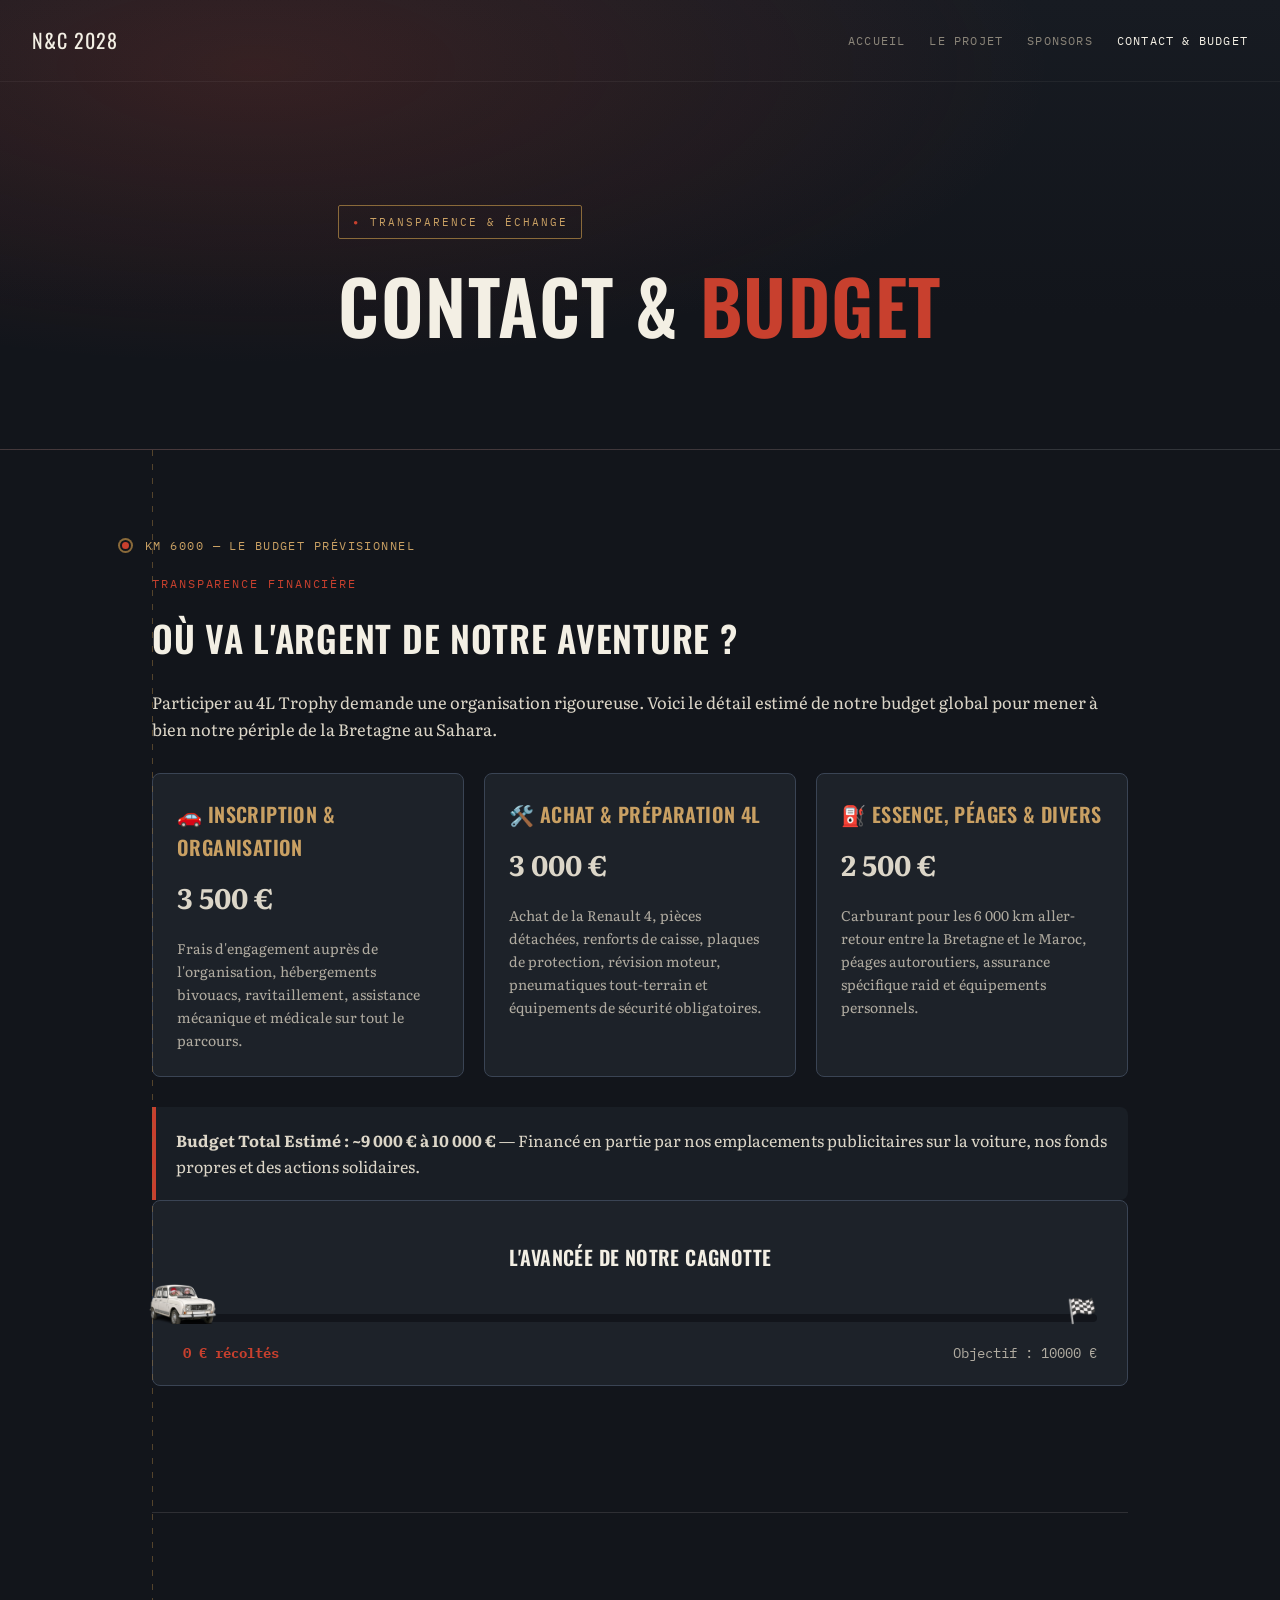
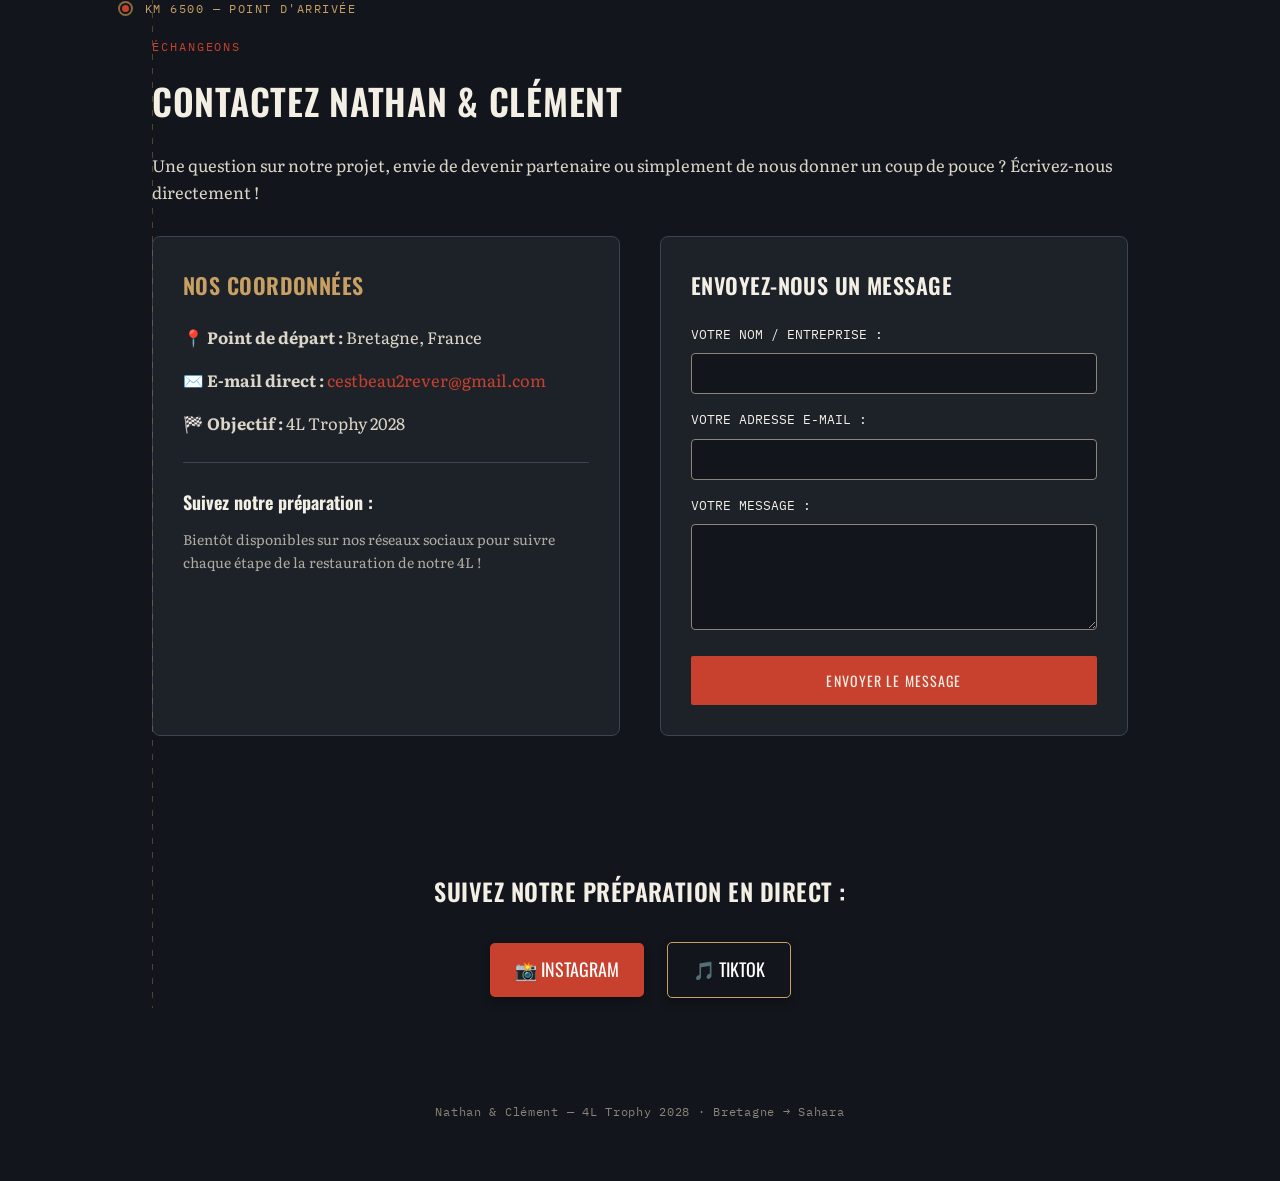
<file: contact.html>
<!DOCTYPE html>
<html lang="fr">
<head>
  <meta charset="UTF-8">
  <meta name="viewport" content="width=device-width, initial-scale=1.0">
  <title>Contact & Budget — N&C 4L Trophy 2028</title>
  <link rel="icon" type="image/png" href="logo_cb2r.png">
  <link rel="preconnect" href="https://fonts.googleapis.com">
  <link rel="preconnect" href="https://fonts.gstatic.com" crossorigin>
  <link href="https://fonts.googleapis.com/css2?family=Oswald:wght@400;500;600;700&family=Literata:ital,wght@0,400;0,500;0,600;1,400&family=IBM+Plex+Mono:wght@400;500;600&display=swap" rel="stylesheet">
  <link rel="stylesheet" href="style.css">
</head>
<body>

<nav class="navbar">
  <div class="nav-brand">N&C 2028</div>
  <div class="nav-links">
    <a href="index.html">Accueil</a>
    <a href="projet.html">Le Projet</a>
    <a href="sponsors.html">Sponsors</a>
    <a href="contact.html" class="active">Contact & Budget</a>
  </div>
</nav>

<header class="hero small">
  <div class="hero-content">
    <span class="stamp">Transparence & Échange</span>
    <h1>Contact & <span class="accent">Budget</span></h1>
  </div>
</header>

<div class="route-wrap">
  
  <!-- 1. SECTION BUDGET PRÉVISIONNEL -->
  <section id="budget">
    <div class="km"><span class="km-dot"></span><span class="km-label">Km 6000 — Le Budget Prévisionnel</span></div>
    <div class="section-inner" style="max-width:100%;">
      <p class="eyebrow">Transparence financière</p>
      <h2 class="title">Où va l'argent de notre aventure ?</h2>
      <p>Participer au 4L Trophy demande une organisation rigoureuse. Voici le détail estimé de notre budget global pour mener à bien notre périple de la Bretagne au Sahara.</p>
      


      <div style="display: grid; grid-template-columns: repeat(auto-fit, minmax(280px, 1fr)); gap: 20px; margin-top: 30px;">
        
        <!-- Carte 1 : Inscription -->
        <div style="background: #1d2229; border: 1px solid #3a4454; border-radius: 8px; padding: 24px;">
          <h3 style="font-family: 'Oswald', sans-serif; font-size: 20px; color: #c9a063; margin-bottom: 10px;">🚗 Inscription & Organisation</h3>
          <p style="font-size: 28px; font-weight: bold; margin-bottom: 10px;">3 500 €</p>
          <p style="color: #b0aba0; font-size: 14px;">Frais d'engagement auprès de l'organisation, hébergements bivouacs, ravitaillement, assistance mécanique et médicale sur tout le parcours.</p>
        </div>

        <!-- Carte 2 : Véhicule -->
        <div style="background: #1d2229; border: 1px solid #3a4454; border-radius: 8px; padding: 24px;">
          <h3 style="font-family: 'Oswald', sans-serif; font-size: 20px; color: #c9a063; margin-bottom: 10px;">🛠️ Achat & Préparation 4L</h3>
          <p style="font-size: 28px; font-weight: bold; margin-bottom: 10px;">3 000 €</p>
          <p style="color: #b0aba0; font-size: 14px;">Achat de la Renault 4, pièces détachées, renforts de caisse, plaques de protection, révision moteur, pneumatiques tout-terrain et équipements de sécurité obligatoires.</p>
        </div>

        <!-- Carte 3 : Frais de route -->
        <div style="background: #1d2229; border: 1px solid #3a4454; border-radius: 8px; padding: 24px;">
          <h3 style="font-family: 'Oswald', sans-serif; font-size: 20px; color: #c9a063; margin-bottom: 10px;">⛽ Essence, Péages & Divers</h3>
          <p style="font-size: 28px; font-weight: bold; margin-bottom: 10px;">2 500 €</p>
          <p style="color: #b0aba0; font-size: 14px;">Carburant pour les 6 000 km aller-retour entre la Bretagne et le Maroc, péages autoroutiers, assurance spécifique raid et équipements personnels.</p>
        </div>

      </div>

      <div style="background: #191e25; border-left: 4px solid #c8402e; padding: 20px; margin-top: 30px; border-radius: 0 8px 8px 0;">
        <p style="font-size: 16px; margin: 0;"><strong>Budget Total Estimé : ~9 000 € à 10 000 €</strong> — Financé en partie par nos emplacements publicitaires sur la voiture, nos fonds propres et des actions solidaires.</p>
      </div>



<!-- BARRE DE PROGRESSION BUDGET -->
      <div style="background: #1d2229; border: 1px solid #3a4454; border-radius: 8px; padding: 40px 30px 20px 30px; margin-bottom: 40px; text-align: center;">
        <h3 style="font-family: 'Oswald', sans-serif; font-size: 20px; text-transform: uppercase; margin-bottom: 40px; color: #f3efe4;">L'avancée de notre cagnotte</h3>
        
        <!-- La route / jauge -->
        <div style="position: relative; width: 100%; height: 8px; background: #12151b; border-radius: 4px; margin-bottom: 20px;">
          
          <!-- Le remplissage rouge -->
          <div id="progress-fill" style="position: absolute; top: 0; left: 0; height: 100%; background: #c8402e; border-radius: 4px; width: 0%; transition: width 1.5s ease-in-out;"></div>
          
          <!-- Ta petite voiture dessinée -->
          <div id="progress-car" style="position: absolute; top: -30px; left: 0%; transform: translateX(-50%); transition: left 1.5s ease-in-out;">
            <!-- C'est ici que tu mettras le nom de ton futur dessin ! -->
            <img src="voiture-dessin.png" alt="Notre 4L" style="height: 40px; display: block;">
          </div>
          
          <!-- Ligne d'arrivée (Drapeau) -->
          <div style="position: absolute; top: -25px; right: 0; font-size: 24px;">🏁</div>
        </div>

        <!-- Les montants -->
        <div style="display: flex; justify-content: space-between; font-family: 'IBM Plex Mono', monospace; font-size: 14px;">
          <span style="color: #c8402e; font-weight: bold;"><span id="montant-actuel">0</span> € récoltés</span>
          <span style="color: #b0aba0;">Objectif : <span id="montant-objectif">10000</span> €</span>
        </div>
      </div>

    </div>
  </section>

  <hr class="divider">

  <!-- 2. SECTION CONTACT -->
  <section id="contact">
    <div class="km"><span class="km-dot"></span><span class="km-label">Km 6500 — Point d'Arrivée</span></div>
    <div class="section-inner" style="max-width:100%;">
      <p class="eyebrow">Échangeons</p>
      <h2 class="title">Contactez Nathan & Clément</h2>
      <p>Une question sur notre projet, envie de devenir partenaire ou simplement de nous donner un coup de pouce ? Écrivez-nous directement !</p>
      
      <div style="display: grid; grid-template-columns: repeat(auto-fit, minmax(300px, 1fr)); gap: 40px; margin-top: 30px;">
        
        <!-- Coordonnées directes -->
        <div style="background: #1d2229; border: 1px solid #3a4454; border-radius: 8px; padding: 30px;">
          <h3 style="font-family: 'Oswald', sans-serif; font-size: 22px; text-transform: uppercase; margin-bottom: 20px; color: #c9a063;">Nos Coordonnées</h3>
          
          <p style="margin-bottom: 15px;"><strong>📍 Point de départ :</strong> Bretagne, France</p>
          <p style="margin-bottom: 15px;"><strong>✉️ E-mail direct :</strong> <a href="mailto:cestbeau2rever@gmail.com" style="color: #c8402e; text-decoration: none;">cestbeau2rever@gmail.com</a></p>
          <p style="margin-bottom: 15px;"><strong>🏁 Objectif :</strong> 4L Trophy 2028</p>

          <hr style="border: none; border-top: 1px solid #3a4454; margin: 25px 0;">

          <h4 style="font-family: 'Oswald', sans-serif; font-size: 18px; margin-bottom: 10px;">Suivez notre préparation :</h4>
          <p style="color: #b0aba0; font-size: 14px;">Bientôt disponibles sur nos réseaux sociaux pour suivre chaque étape de la restauration de notre 4L !</p>
        </div>

        <!-- Formulaire de contact direct -->
        <div style="background: #1d2229; border: 1px solid #3a4454; border-radius: 8px; padding: 30px;">
          <h3 style="font-family: 'Oswald', sans-serif; font-size: 22px; text-transform: uppercase; margin-bottom: 20px;">Envoyez-nous un message</h3>
          
          <form onsubmit="sendContactEmail(event)">
            <label style="display:block; margin-bottom:8px; font-family:'IBM Plex Mono'; font-size:13px; text-transform:uppercase;">Votre Nom / Entreprise :</label>
            <input type="text" id="contact-name" required style="width: 100%; padding: 12px; background: #12151b; color: #f3efe4; border: 1px solid #8b8579; border-radius: 4px; margin-bottom: 15px;">

            <label style="display:block; margin-bottom:8px; font-family:'IBM Plex Mono'; font-size:13px; text-transform:uppercase;">Votre Adresse E-mail :</label>
            <input type="email" id="contact-email" required style="width: 100%; padding: 12px; background: #12151b; color: #f3efe4; border: 1px solid #8b8579; border-radius: 4px; margin-bottom: 15px;">

            <label style="display:block; margin-bottom:8px; font-family:'IBM Plex Mono'; font-size:13px; text-transform:uppercase;">Votre Message :</label>
            <textarea id="contact-message" rows="4" required style="width: 100%; padding: 12px; background: #12151b; color: #f3efe4; border: 1px solid #8b8579; border-radius: 4px; margin-bottom: 20px; font-family: inherit;"></textarea>

            <button type="submit" class="btn primary" style="background: #c8402e; color: #f3efe4; padding: 14px 26px; border: none; text-transform: uppercase; font-family: 'Oswald'; cursor: pointer; border-radius: 2px; width: 100%;">Envoyer le message</button>
          </form>
        </div>

      </div>

    </div>
  </section>
<!-- RÉSEAUX SOCIAUX -->
<div style="text-align: center; margin: 50px 0;">
  <h3 style="font-family: 'Oswald', sans-serif; color: #f3efe4; font-size: 24px; margin-bottom: 20px;">Suivez notre préparation en direct :</h3>
  
  <a href="https://www.instagram.com/ton_compte_instagram" target="_blank" style="display: inline-block; background-color: #c8402e; color: #fff; padding: 12px 25px; text-decoration: none; font-family: 'Oswald', sans-serif; font-size: 18px; text-transform: uppercase; border-radius: 5px; margin: 10px; box-shadow: 0 4px 10px rgba(0,0,0,0.3);">
    📸 Instagram
  </a>
  
  <a href="https://www.tiktok.com/@ton_compte_tiktok" target="_blank" style="display: inline-block; background-color: #12151b; color: #fff; padding: 12px 25px; text-decoration: none; font-family: 'Oswald', sans-serif; font-size: 18px; text-transform: uppercase; border-radius: 5px; border: 1px solid #c9a063; margin: 10px; box-shadow: 0 4px 10px rgba(0,0,0,0.3);">
    🎵 TikTok
  </a>
</div>
</div>

<footer>Nathan & Clément — 4L Trophy 2028 · Bretagne → Sahara</footer>

<script>
  // Script spécifique pour le formulaire de contact
  function sendContactEmail(event) {
    // Empêche le rechargement de la page
    event.preventDefault();
    
    // Récupère les infos du formulaire
    const name = document.getElementById('contact-name').value;
    const email = document.getElementById('contact-email').value;
    const message = document.getElementById('contact-message').value;
    
    // Prépare l'e-mail mailto
    const emailTo = "cestbeau2rever@gmail.com";
    const subject = encodeURIComponent("Message de contact (Site 4L) - " + name);
    const body = encodeURIComponent(
      "Bonjour Nathan et Clément,\n\n" +
      "Vous avez reçu un nouveau message depuis le site web :\n\n" +
      "Nom / Entreprise : " + name + "\n" +
      "E-mail de contact : " + email + "\n\n" +
      "Message :\n" + message + "\n\n" +
      "Cordialement"
    );
    
    // Ouvre la boîte mail du client
    window.location.href = "mailto:" + emailTo + "?subject=" + subject + "&body=" + body;
  }
</script>

</body>
</html>
</file>
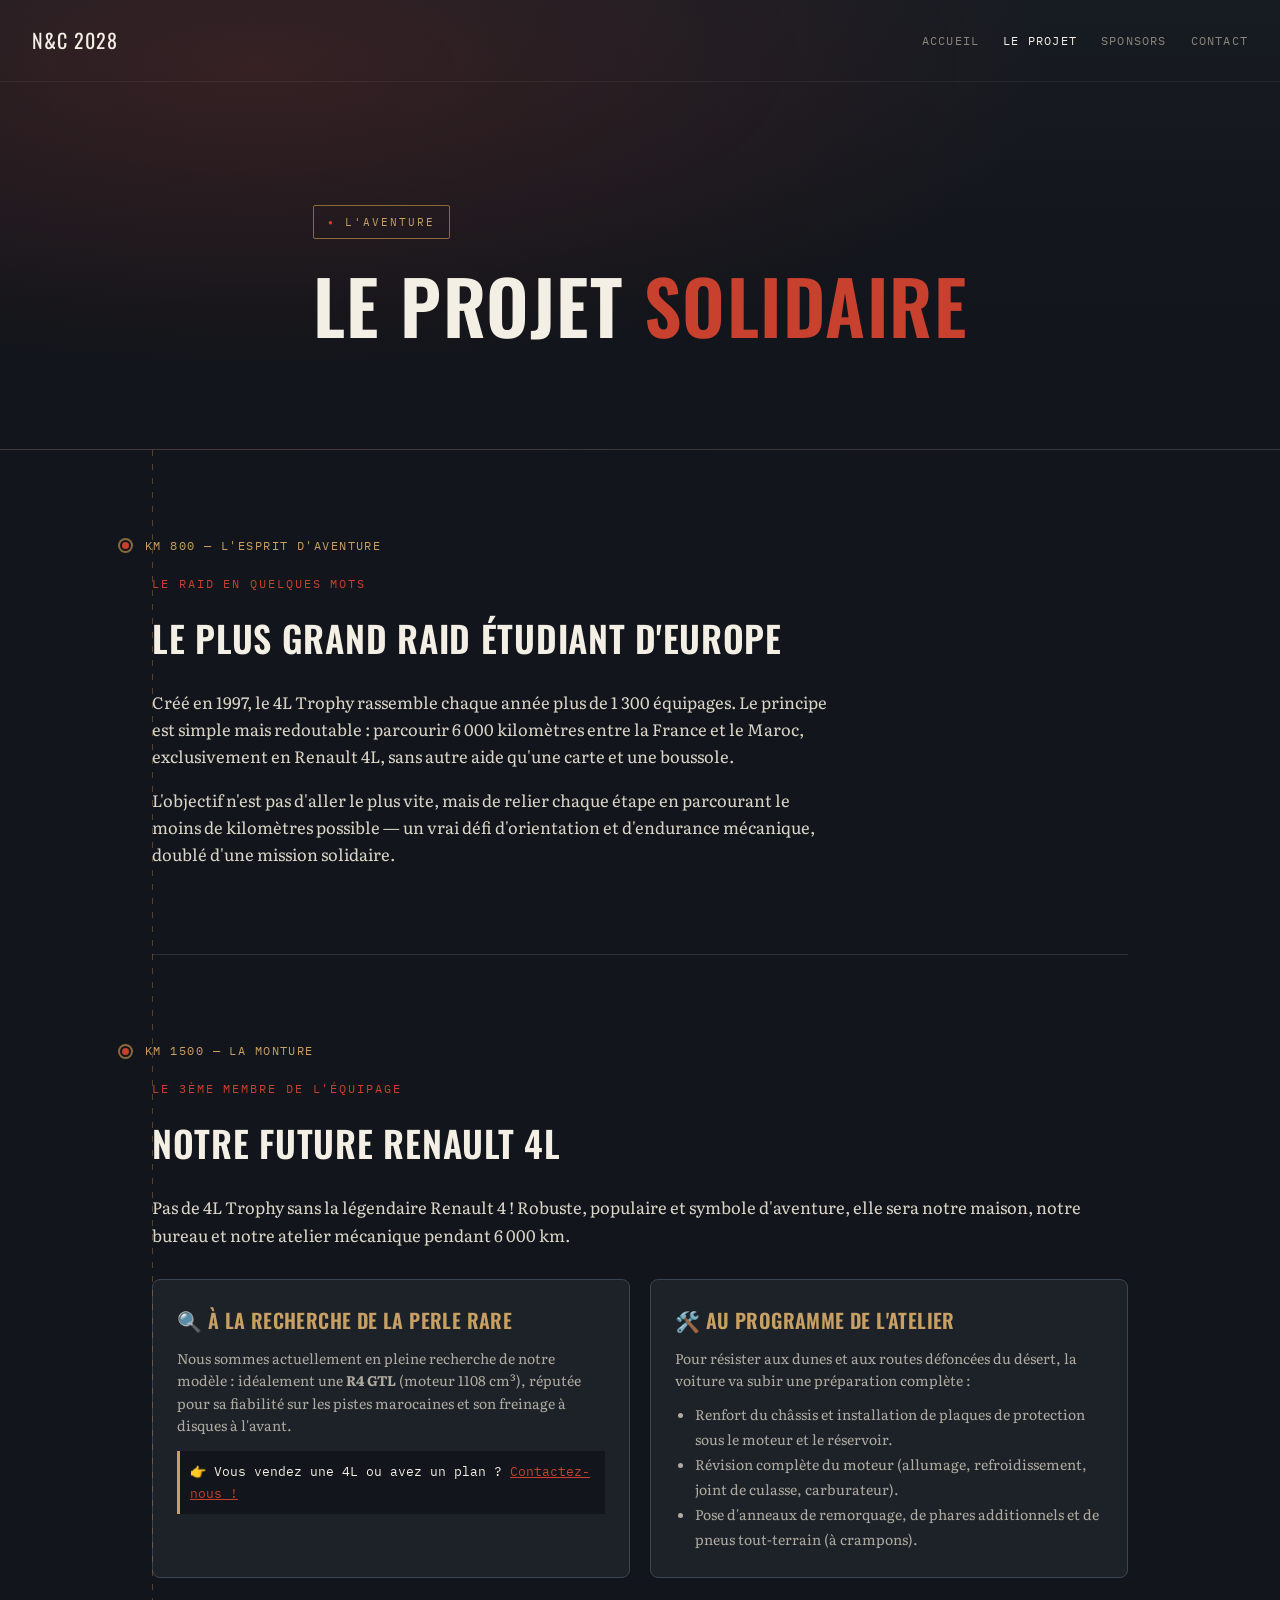
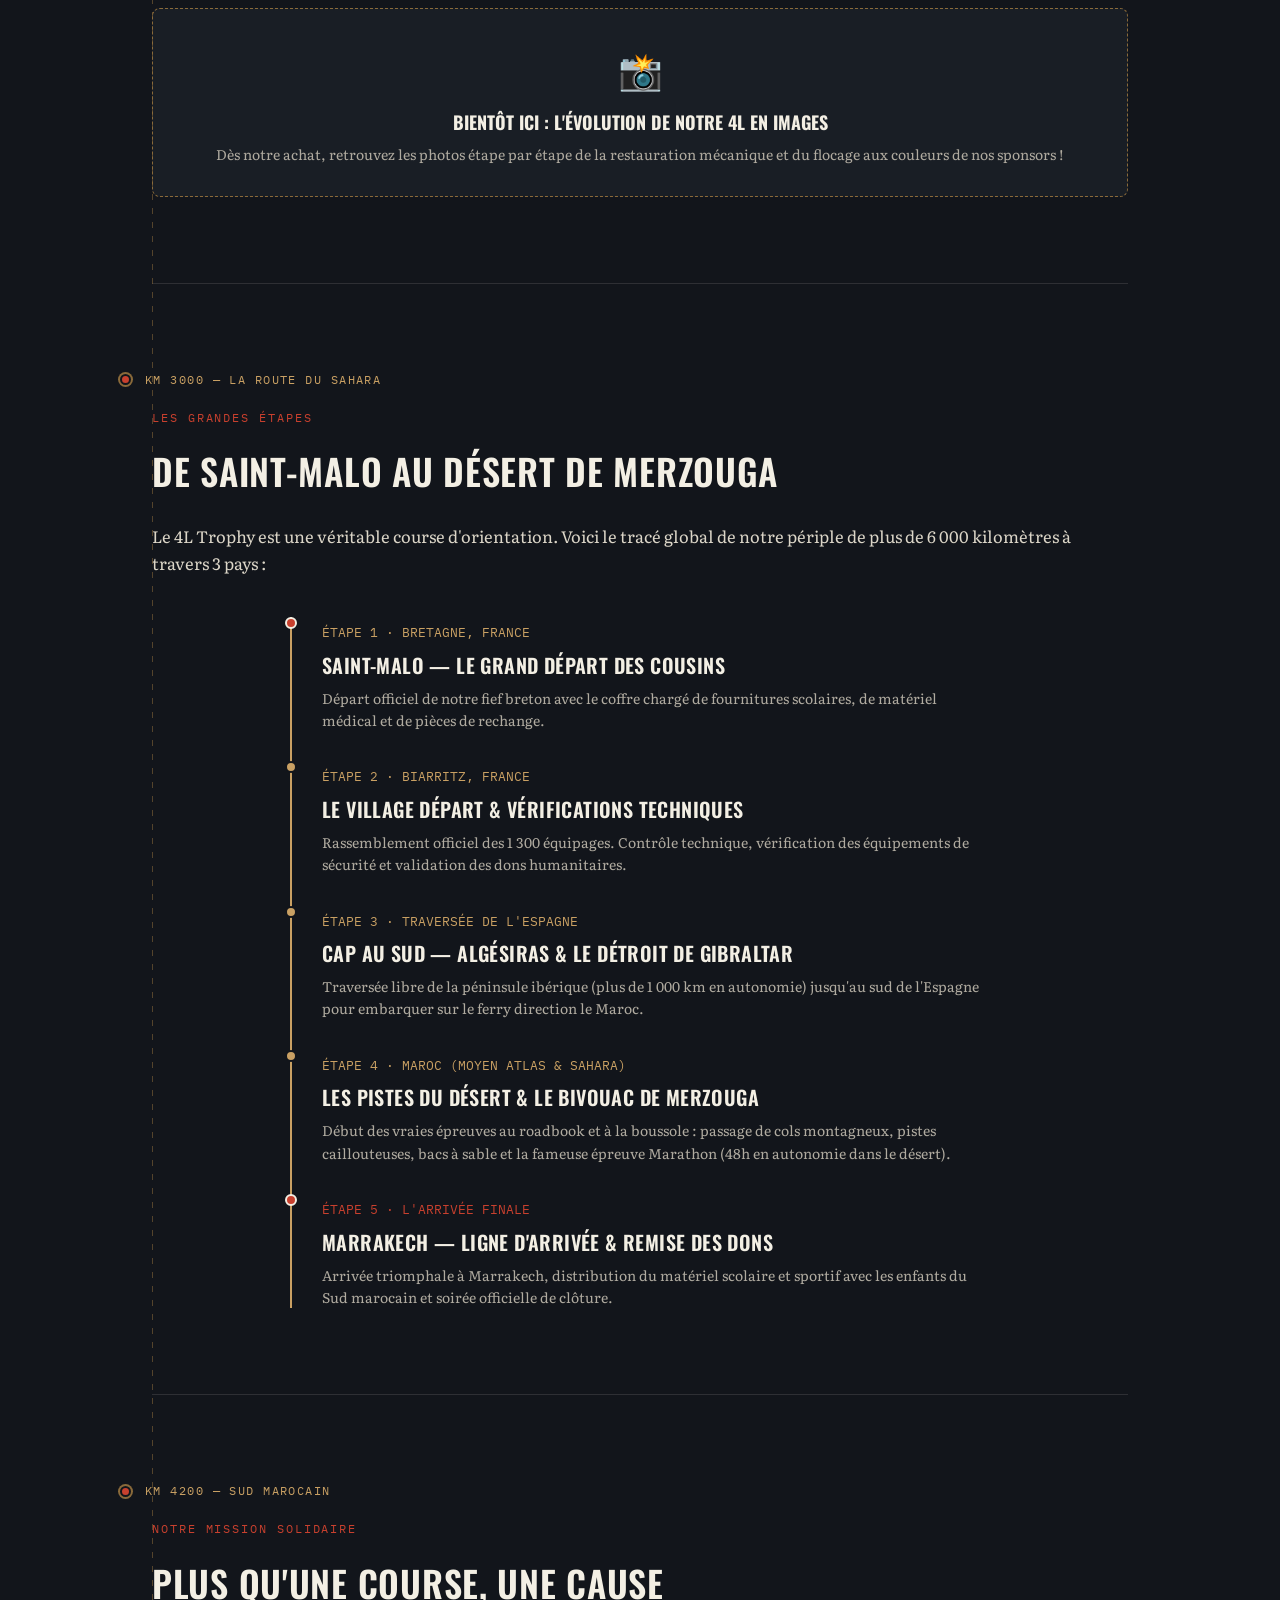
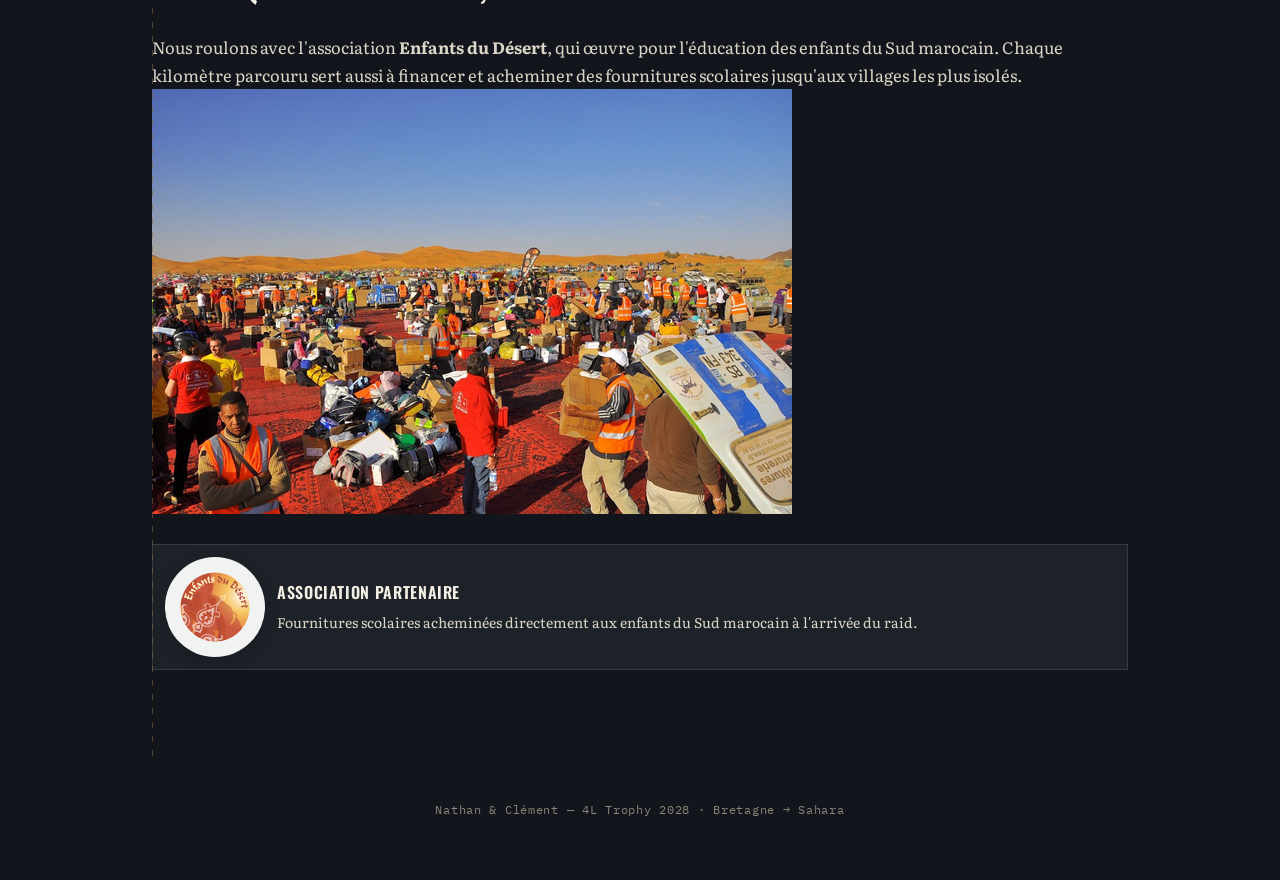
<file: projet.html>
<!DOCTYPE html>
<html lang="fr">
<head>
  <meta charset="UTF-8">
  <meta name="viewport" content="width=device-width, initial-scale=1.0">
  <title>Le Projet — N&C 4L Trophy 2028</title>
  <link rel="icon" type="image/png" href="logo_cb2r.png">
  <link rel="preconnect" href="https://fonts.googleapis.com">
  <link rel="preconnect" href="https://fonts.gstatic.com" crossorigin>
  <link href="https://fonts.googleapis.com/css2?family=Oswald:wght@400;500;600;700&family=Literata:ital,wght@0,400;0,500;0,600;1,400&family=IBM+Plex+Mono:wght@400;500;600&display=swap" rel="stylesheet">
  <link rel="stylesheet" href="style.css">
</head>
<body>

<nav class="navbar">
  <div class="nav-brand">N&C 2028</div>
  <div class="nav-links">
    <a href="index.html">Accueil</a>
    <a href="projet.html" class="active">Le Projet</a>
    <a href="sponsors.html">Sponsors</a>
    <a href="contact.html">Contact</a>
  </div>
</nav>

<header class="hero small">
  <div class="hero-content">
    <span class="stamp">L'aventure</span>
    <h1>Le Projet <span class="accent">Solidaire</span></h1>
  </div>
</header>

<div class="route-wrap">
  
  <!-- 1. PRÉSENTATION GÉNÉRALE DU RAID -->
  <section id="brief">
    <div class="km"><span class="km-dot"></span><span class="km-label">Km 800 — L'esprit d'aventure</span></div>
    <div class="section-inner">
      <p class="eyebrow">Le raid en quelques mots</p>
      <h2 class="title">Le plus grand raid étudiant d'Europe</h2>
      <p>Créé en 1997, le 4L Trophy rassemble chaque année plus de 1 300 équipages. Le principe est simple mais redoutable : parcourir 6 000 kilomètres entre la France et le Maroc, exclusivement en Renault 4L, sans autre aide qu'une carte et une boussole.</p>
      <p>L'objectif n'est pas d'aller le plus vite, mais de relier chaque étape en parcourant le moins de kilomètres possible — un vrai défi d'orientation et d'endurance mécanique, doublé d'une mission solidaire.</p>
    </div>
  </section>

  <hr class="divider">

  <!-- 2. SECTION : NOTRE 4L -->
  <section id="voiture">
    <div class="km"><span class="km-dot"></span><span class="km-label">Km 1500 — La Monture</span></div>
    <div class="section-inner" style="max-width:100%;">
      <p class="eyebrow">Le 3ème membre de l'équipage</p>
      <h2 class="title">Notre future Renault 4L</h2>
      <p>Pas de 4L Trophy sans la légendaire Renault 4 ! Robuste, populaire et symbole d'aventure, elle sera notre maison, notre bureau et notre atelier mécanique pendant 6 000 km.</p>

      <!-- Grille de présentation Voiture / Mécanique -->
      <div style="display: grid; grid-template-columns: repeat(auto-fit, minmax(280px, 1fr)); gap: 20px; margin-top: 30px;">
        
        <!-- Bloc 1 : La Recherche -->
        <div style="background: #1d2229; border: 1px solid #3a4454; border-radius: 8px; padding: 24px;">
          <h3 style="font-family: 'Oswald', sans-serif; font-size: 20px; color: #c9a063; margin-bottom: 10px; text-transform: uppercase;">🔍 À la recherche de la perle rare</h3>
          <p style="color: #b0aba0; font-size: 14px; line-height: 1.6;">
            Nous sommes actuellement en pleine recherche de notre modèle : idéalement une <strong>R4 GTL</strong> (moteur 1108 cm³), réputée pour sa fiabilité sur les pistes marocaines et son freinage à disques à l'avant.
          </p>
          <div style="margin-top: 15px; padding: 10px; background: #12151b; border-left: 3px solid #c9a063; font-family: 'IBM Plex Mono', monospace; font-size: 13px; color: #f3efe4;">
            👉 Vous vendez une 4L ou avez un plan ? <a href="contact.html" style="color: #c8402e; text-decoration: underline;">Contactez-nous !</a>
          </div>
        </div>

        <!-- Bloc 2 : La Préparation Mécanique -->
        <div style="background: #1d2229; border: 1px solid #3a4454; border-radius: 8px; padding: 24px;">
          <h3 style="font-family: 'Oswald', sans-serif; font-size: 20px; color: #c9a063; margin-bottom: 10px; text-transform: uppercase;">🛠️ Au programme de l'atelier</h3>
          <p style="color: #b0aba0; font-size: 14px; line-height: 1.6; margin-bottom: 10px;">
            Pour résister aux dunes et aux routes défoncées du désert, la voiture va subir une préparation complète :
          </p>
          <ul style="color: #b0aba0; font-size: 14px; line-height: 1.8; padding-left: 20px; margin: 0;">
            <li>Renfort du châssis et installation de plaques de protection sous le moteur et le réservoir.</li>
            <li>Révision complète du moteur (allumage, refroidissement, joint de culasse, carburateur).</li>
            <li>Pose d'anneaux de remorquage, de phares additionnels et de pneus tout-terrain (à crampons).</li>
          </ul>
        </div>

      </div>

      <!-- Emplacement Photo Avant / Après -->
      <div style="margin-top: 30px; background: #191e25; border: 1px dashed #8a6a3a; border-radius: 8px; padding: 30px; text-align: center;">
        <span style="font-size: 36px; display: block; margin-bottom: 10px;">📸</span>
        <h4 style="font-family: 'Oswald', sans-serif; color: #f3efe4; font-size: 18px; text-transform: uppercase; margin-bottom: 5px;">Bientôt ici : l'évolution de notre 4L en images</h4>
        <p style="color: #b0aba0; font-size: 14px; margin: 0;">Dès notre achat, retrouvez les photos étape par étape de la restauration mécanique et du flocage aux couleurs de nos sponsors !</p>
      </div>

    </div>
  </section>

  <hr class="divider">

  <!-- 3. SECTION : LE PARCOURS ÉTAPE PAR ÉTAPE -->
  <section id="parcours">
    <div class="km"><span class="km-dot"></span><span class="km-label">Km 3000 — La Route du Sahara</span></div>
    <div class="section-inner" style="max-width:100%;">
      <p class="eyebrow">Les grandes étapes</p>
      <h2 class="title">De Saint-Malo au désert de Merzouga</h2>
      <p>Le 4L Trophy est une véritable course d'orientation. Voici le tracé global de notre périple de plus de 6 000 kilomètres à travers 3 pays :</p>

      <!-- Frise chronologique (Timeline verticale) -->
      <div style="position: relative; max-width: 700px; margin: 40px auto 0 auto; padding-left: 30px; border-left: 2px solid #c9a063;">
        
        <!-- Étape 1 -->
        <div style="position: relative; margin-bottom: 30px;">
          <div style="position: absolute; left: -37px; top: 0; width: 12px; height: 12px; background: #c8402e; border: 2px solid #f3efe4; border-radius: 50%;"></div>
          <span style="font-family: 'IBM Plex Mono', monospace; font-size: 13px; color: #c9a063; text-transform: uppercase;">Étape 1 · Bretagne, France</span>
          <h3 style="font-family: 'Oswald', sans-serif; font-size: 20px; color: #f3efe4; margin: 5px 0;">Saint-Malo — Le Grand Départ des Cousins</h3>
          <p style="color: #b0aba0; font-size: 14px; margin: 0; line-height: 1.6;">Départ officiel de notre fief breton avec le coffre chargé de fournitures scolaires, de matériel médical et de pièces de rechange.</p>
        </div>

        <!-- Étape 2 -->
        <div style="position: relative; margin-bottom: 30px;">
          <div style="position: absolute; left: -37px; top: 0; width: 12px; height: 12px; background: #c9a063; border: 2px solid #12151b; border-radius: 50%;"></div>
          <span style="font-family: 'IBM Plex Mono', monospace; font-size: 13px; color: #c9a063; text-transform: uppercase;">Étape 2 · Biarritz, France</span>
          <h3 style="font-family: 'Oswald', sans-serif; font-size: 20px; color: #f3efe4; margin: 5px 0;">Le Village Départ & Vérifications techniques</h3>
          <p style="color: #b0aba0; font-size: 14px; margin: 0; line-height: 1.6;">Rassemblement officiel des 1 300 équipages. Contrôle technique, vérification des équipements de sécurité et validation des dons humanitaires.</p>
        </div>

        <!-- Étape 3 -->
        <div style="position: relative; margin-bottom: 30px;">
          <div style="position: absolute; left: -37px; top: 0; width: 12px; height: 12px; background: #c9a063; border: 2px solid #12151b; border-radius: 50%;"></div>
          <span style="font-family: 'IBM Plex Mono', monospace; font-size: 13px; color: #c9a063; text-transform: uppercase;">Étape 3 · Traversée de l'Espagne</span>
          <h3 style="font-family: 'Oswald', sans-serif; font-size: 20px; color: #f3efe4; margin: 5px 0;">Cap au Sud — Algésiras & le Détroit de Gibraltar</h3>
          <p style="color: #b0aba0; font-size: 14px; margin: 0; line-height: 1.6;">Traversée libre de la péninsule ibérique (plus de 1 000 km en autonomie) jusqu'au sud de l'Espagne pour embarquer sur le ferry direction le Maroc.</p>
        </div>

        <!-- Étape 4 -->
        <div style="position: relative; margin-bottom: 30px;">
          <div style="position: absolute; left: -37px; top: 0; width: 12px; height: 12px; background: #c9a063; border: 2px solid #12151b; border-radius: 50%;"></div>
          <span style="font-family: 'IBM Plex Mono', monospace; font-size: 13px; color: #c9a063; text-transform: uppercase;">Étape 4 · Maroc (Moyen Atlas & Sahara)</span>
          <h3 style="font-family: 'Oswald', sans-serif; font-size: 20px; color: #f3efe4; margin: 5px 0;">Les Pistes du Désert & Le Bivouac de Merzouga</h3>
          <p style="color: #b0aba0; font-size: 14px; margin: 0; line-height: 1.6;">Début des vraies épreuves au roadbook et à la boussole : passage de cols montagneux, pistes caillouteuses, bacs à sable et la fameuse épreuve Marathon (48h en autonomie dans le désert).</p>
        </div>

        <!-- Étape 5 -->
        <div style="position: relative;">
          <div style="position: absolute; left: -37px; top: 0; width: 12px; height: 12px; background: #c8402e; border: 2px solid #f3efe4; border-radius: 50%;"></div>
          <span style="font-family: 'IBM Plex Mono', monospace; font-size: 13px; color: #c8402e; text-transform: uppercase;">Étape 5 · L'Arrivée Finale</span>
          <h3 style="font-family: 'Oswald', sans-serif; font-size: 20px; color: #f3efe4; margin: 5px 0;">Marrakech — Ligne d'Arrivée & Remise des Dons</h3>
          <p style="color: #b0aba0; font-size: 14px; margin: 0; line-height: 1.6;">Arrivée triomphale à Marrakech, distribution du matériel scolaire et sportif avec les enfants du Sud marocain et soirée officielle de clôture.</p>
        </div>

      </div>

    </div>
  </section>

  <hr class="divider">

  <!-- 4. LA MISSION SOLIDAIRE -->
  <section id="partenaire">
    <div class="km"><span class="km-dot"></span><span class="km-label">Km 4200 — Sud marocain</span></div>
    <div class="section-inner" style="max-width:100%;">
      <p class="eyebrow">Notre mission solidaire</p>
      <h2 class="title">Plus qu'une course, une cause</h2>
      <p>Nous roulons avec l'association <strong>Enfants du Désert</strong>, qui œuvre pour l'éducation des enfants du Sud marocain. Chaque kilomètre parcouru sert aussi à financer et acheminer des fournitures scolaires jusqu'aux villages les plus isolés.</p>

      <img src="aide humanitaire.jpg" alt="Regroupement des dons humanitaires dans le désert lors du 4L Trophy" class="featured-img">

      <div class="partner-box">
        <img src="logo-asso.png" alt="Logo de l'association Enfants du Désert" class="partner-logo">
        
        <div>
          <h3 style="font-size:16px; letter-spacing:0.04em;">Association partenaire</h3>
          <p style="font-size:14px; margin-top:6px;">Fournitures scolaires acheminées directement aux enfants du Sud marocain à l'arrivée du raid.</p>
        </div>
      </div>
    </div>
  </section>

</div>
<footer>Nathan & Clément — 4L Trophy 2028 · Bretagne → Sahara</footer>
</body>
</html>
</file>
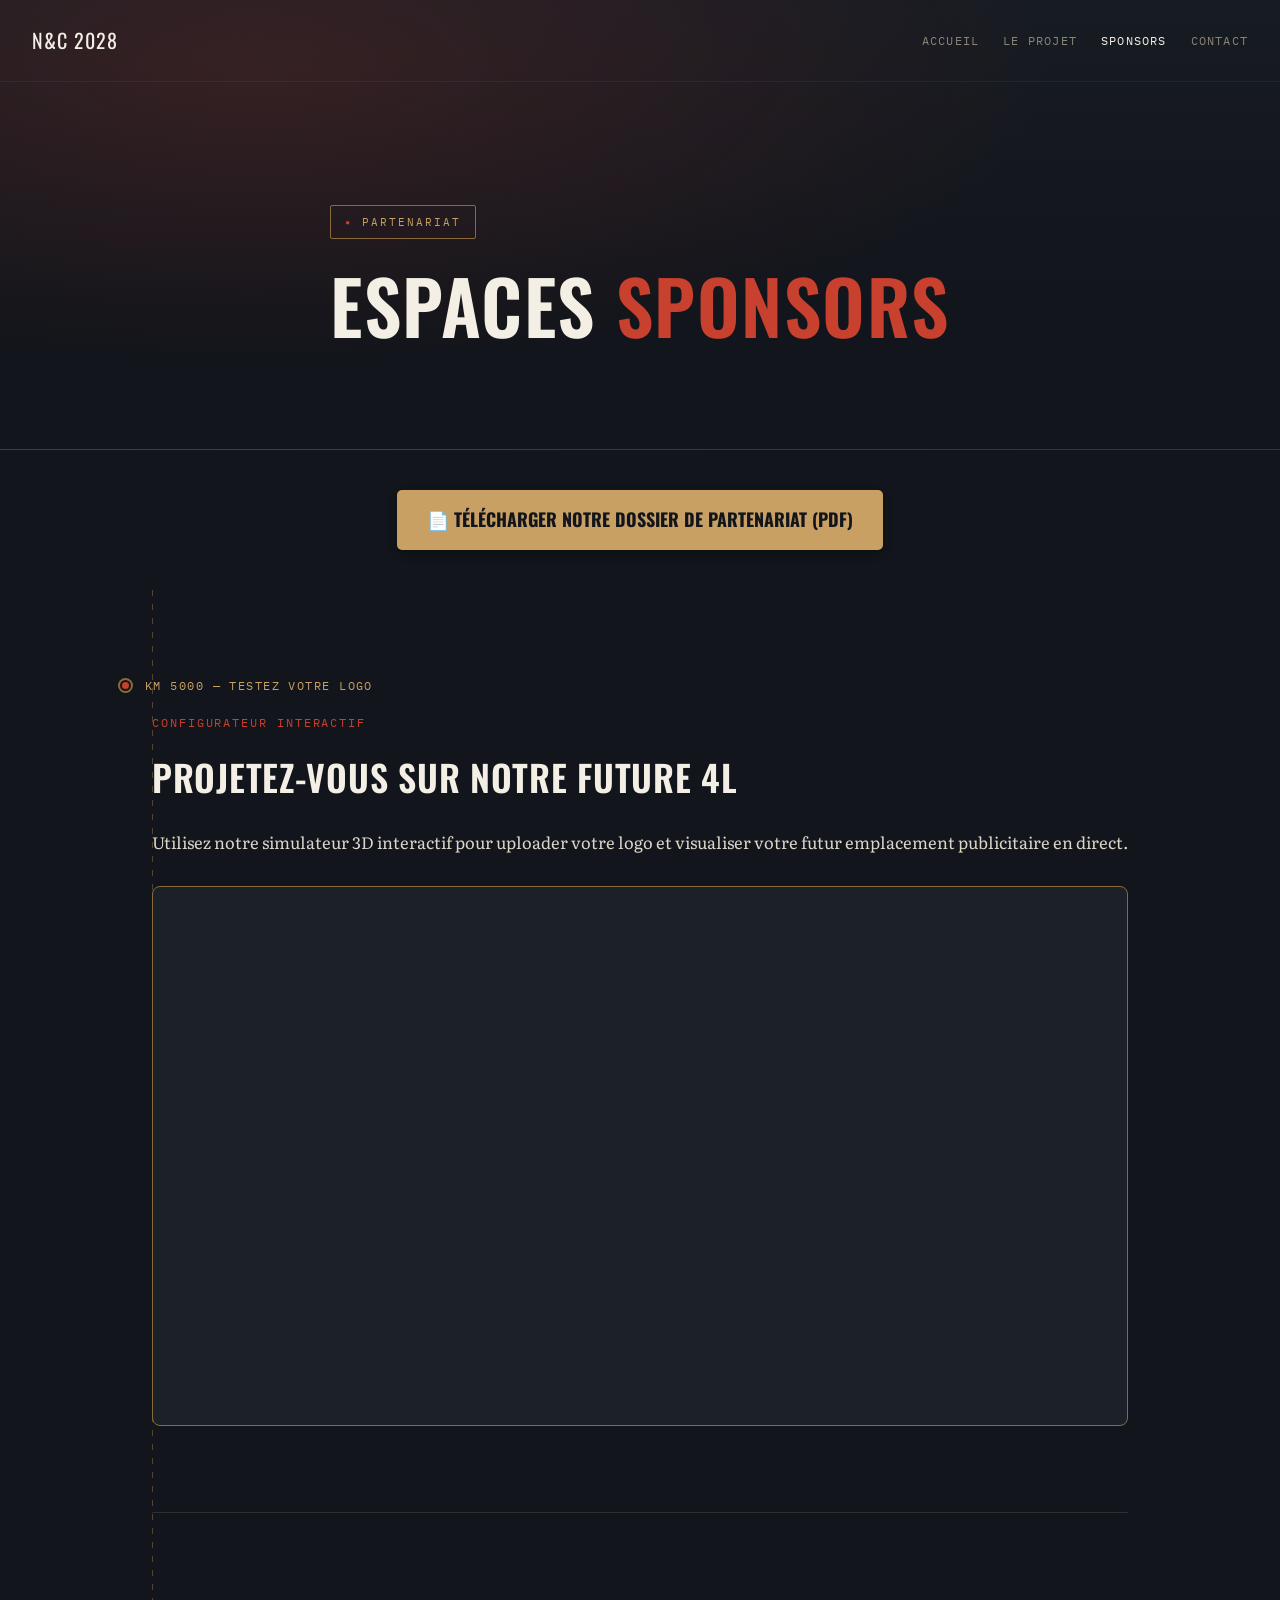
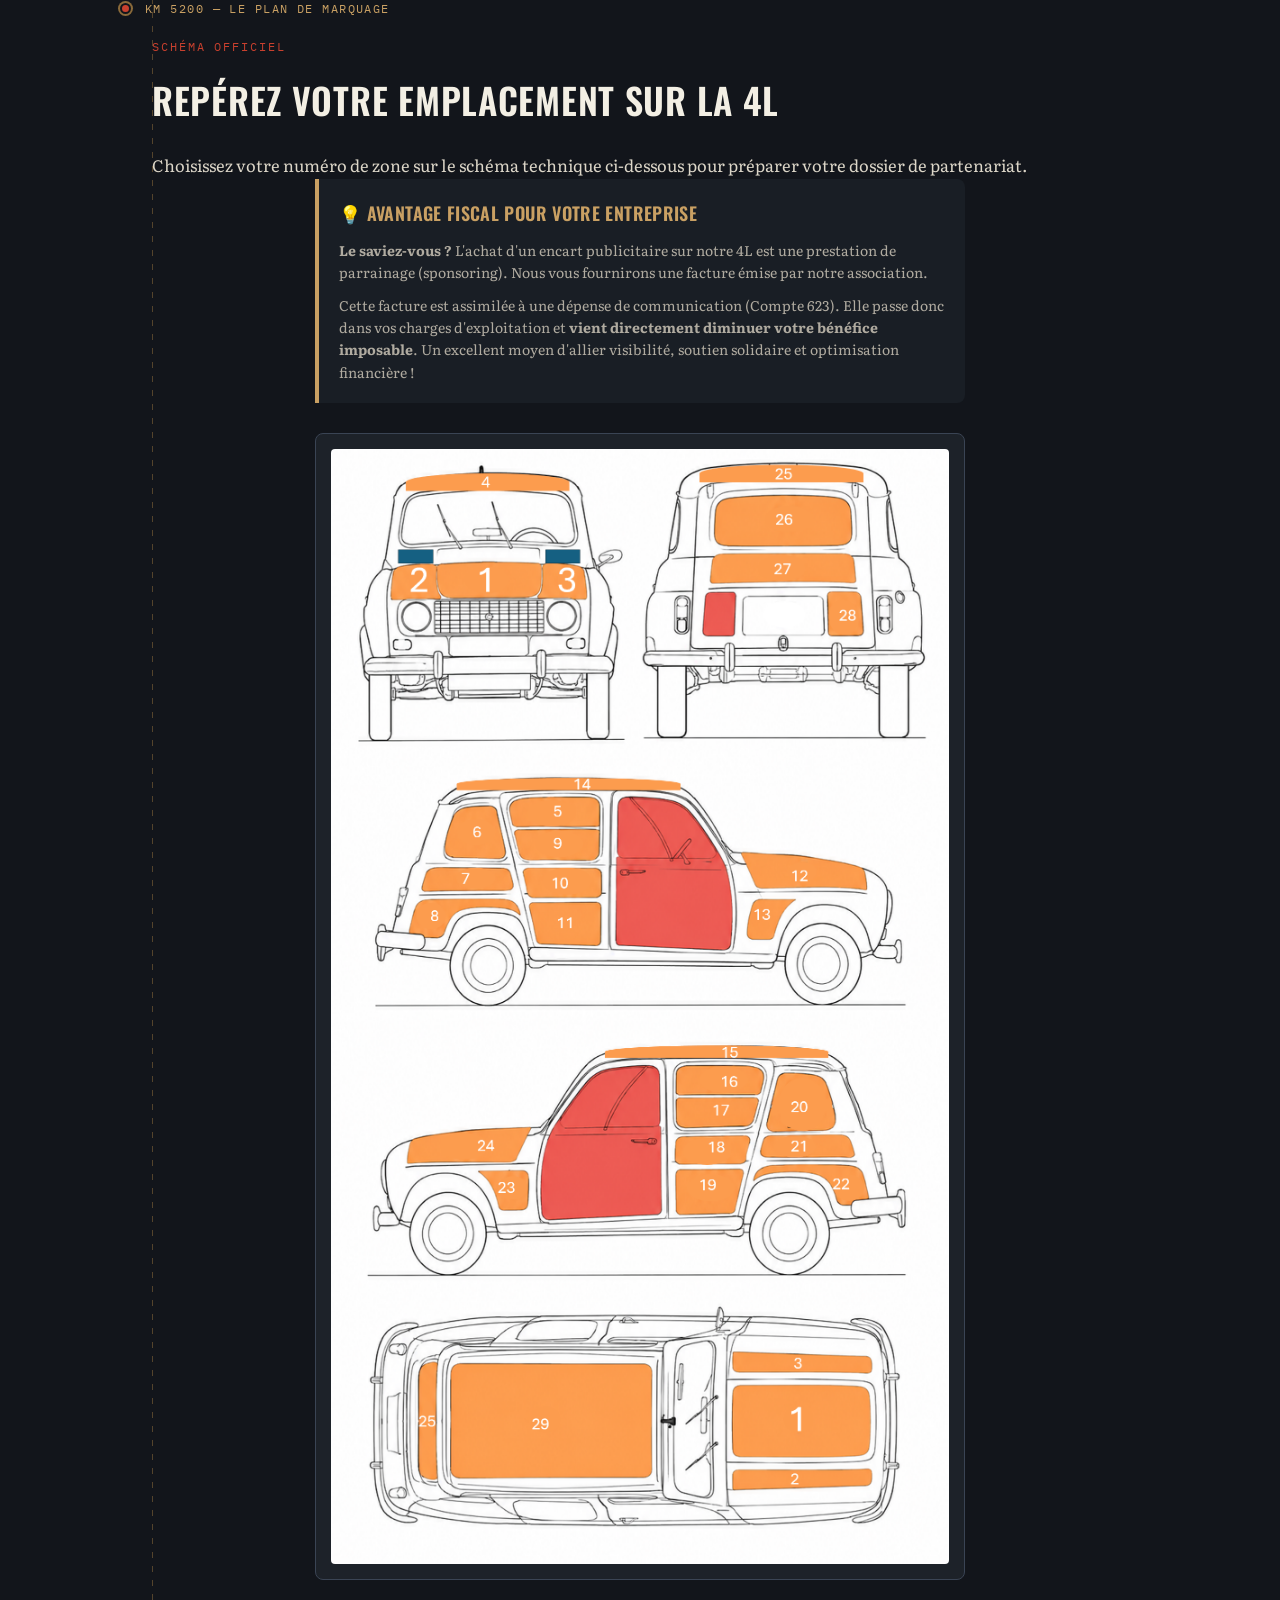
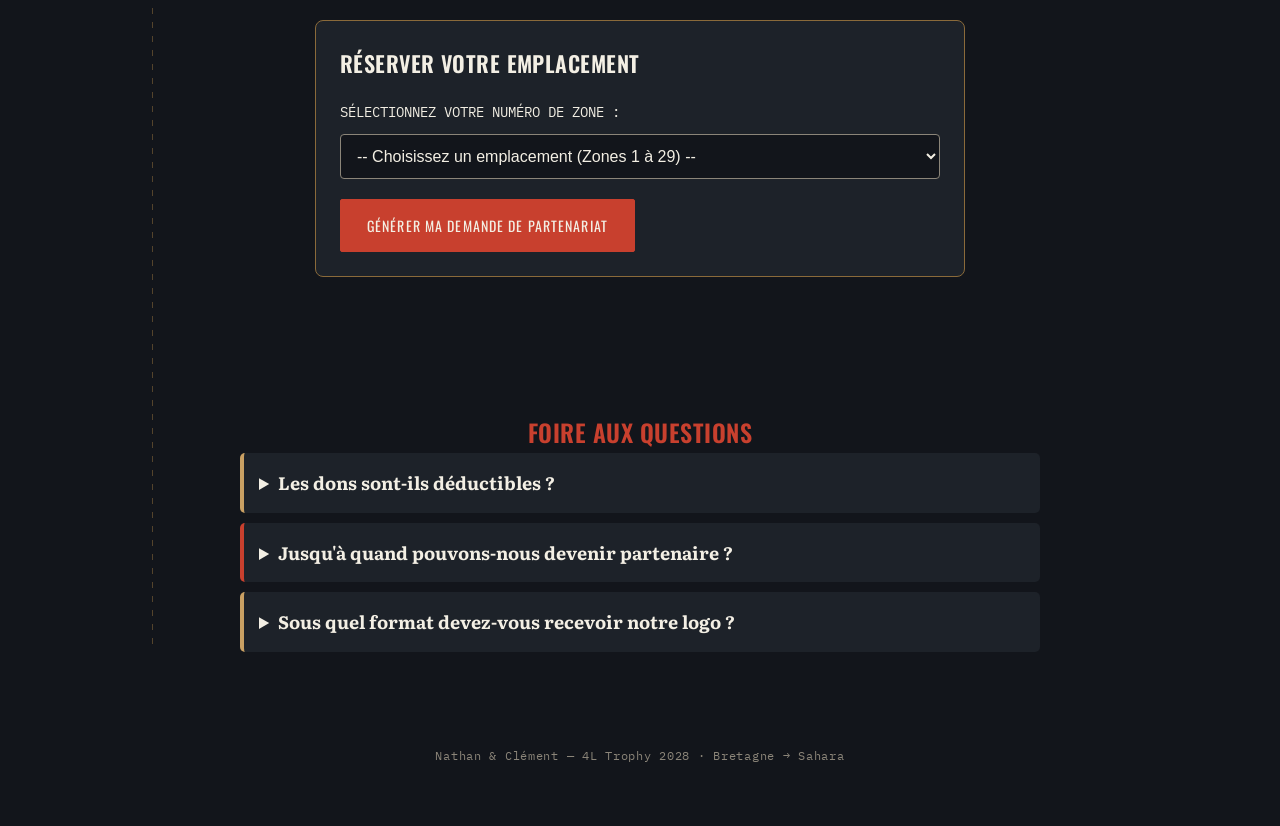
<file: sponsors.html>
<!DOCTYPE html>
<html lang="fr">
<head>
  <meta charset="UTF-8">
  <meta name="viewport" content="width=device-width, initial-scale=1.0">
  <title>Sponsors — N&C 4L Trophy 2028</title>
  <link rel="icon" type="image/png" href="logo_cb2r.png">
  <link rel="preconnect" href="https://fonts.googleapis.com">
  <link rel="preconnect" href="https://fonts.gstatic.com" crossorigin>
  <link href="https://fonts.googleapis.com/css2?family=Oswald:wght@400;500;600;700&family=Literata:ital,wght@0,400;0,500;0,600;1,400&family=IBM+Plex+Mono:wght@400;500;600&display=swap" rel="stylesheet">
  <link rel="stylesheet" href="style.css">
  
  <style>
    #configurateur-container {
      width: 100%;
      height: 60vh;
      background: var(--ink-2);
      border: 1px solid var(--sand-deep);
      border-radius: 8px;
      margin-top: 30px;
      display: flex;
      align-items: center;
      justify-content: center;
      overflow: hidden;
      position: relative;
    }

    /* Agrandit le simulateur sur téléphone */
    @media (max-width: 768px) {
      #configurateur-container {
        height: 75vh;
      }
    }
  </style>
</head>
<body>

<nav class="navbar">
  <div class="nav-brand">N&C 2028</div>
  <div class="nav-links">
    <a href="index.html">Accueil</a>
    <a href="projet.html">Le Projet</a>
    <a href="sponsors.html" class="active">Sponsors</a>
    <a href="contact.html">Contact</a>
  </div>
</nav>

<header class="hero small">
  <div class="hero-content">
    <span class="stamp">Partenariat</span>
    <h1>Espaces <span class="accent">Sponsors</span></h1>
  </div>
</header>



  <!-- Bouton de téléchargement du dossier PDF -->
      <div style="text-align: center; margin: 40px 0;">
        <a href="dossier_sponsoring.pdf" target="_blank" style="background-color: #c9a063; color: #12151b; padding: 15px 30px; text-decoration: none; font-family: 'Oswald', sans-serif; font-size: 18px; text-transform: uppercase; font-weight: bold; border-radius: 5px; display: inline-block; box-shadow: 0 4px 10px rgba(0,0,0,0.3);">
          📄 Télécharger notre dossier de partenariat (PDF)
        </a>
      </div>
<div class="route-wrap">
  
  <!-- 1. LA ZONE 3D -->
  <section id="configurateur">
    <div class="km"><span class="km-dot"></span><span class="km-label">Km 5000 — Testez votre logo</span></div>
    <div class="section-inner" style="max-width:100%;">
      <p class="eyebrow">Configurateur Interactif</p>
      <h2 class="title">Projetez-vous sur notre future 4L</h2>
      <p>Utilisez notre simulateur 3D interactif pour uploader votre logo et visualiser votre futur emplacement publicitaire en direct.</p>
      
      <div id="configurateur-container">
        <iframe 
          src="https://natbat7.github.io/modele4L/" 
          width="100%" 
          height="100%" 
          style="border: none; border-radius: 8px;"
          title="Configurateur 3D 4L Trophy">
        </iframe>
      </div>
    </div>
  </section>

  <hr class="divider">

  <!-- 2. LA ZONE DE SÉLECTION DU PLAN DE MARQUAGE -->
  <section id="tarifs-sponsors">
    <div class="km"><span class="km-dot"></span><span class="km-label">Km 5200 — Le Plan de Marquage</span></div>
    <div class="section-inner" style="max-width:100%;">
      <p class="eyebrow">Schéma officiel</p>
      <h2 class="title">Repérez votre emplacement sur la 4L</h2>
      <p>Choisissez votre numéro de zone sur le schéma technique ci-dessous pour préparer votre dossier de partenariat.</p>



<!-- Bloc d'information Fiscalité / Comptabilité -->
      <div style="max-width: 650px; margin: 0 auto 30px auto; background: #191e25; border-left: 4px solid #c9a063; padding: 20px; border-radius: 0 8px 8px 0;">
        <h3 style="font-family: 'Oswald', sans-serif; font-size: 18px; color: #c9a063; margin-bottom: 10px; text-transform: uppercase;">💡 Avantage fiscal pour votre entreprise</h3>
        <p style="font-size: 14px; color: #b0aba0; margin-bottom: 10px; line-height: 1.6;">
          <strong>Le saviez-vous ?</strong> L'achat d'un encart publicitaire sur notre 4L est une prestation de parrainage (sponsoring). Nous vous fournirons une facture émise par notre association.
        </p>
        <p style="font-size: 14px; color: #b0aba0; margin: 0; line-height: 1.6;">
          Cette facture est assimilée à une dépense de communication (Compte 623). Elle passe donc dans vos charges d'exploitation et <strong>vient directement diminuer votre bénéfice imposable</strong>. Un excellent moyen d'allier visibilité, soutien solidaire et optimisation financière !
        </p>
      </div>      
      


<!-- Schéma de la voiture -->
      <div style="max-width: 650px; margin: 30px auto; background: #1d2229; padding: 15px; border: 1px solid #3a4454; border-radius: 8px; text-align: center;">
        <img src="schema-voiture.jpg" alt="Schéma technique 4L Trophy" style="width: 100%; display: block; border-radius: 4px;">
      </div>

      <!-- Le formulaire de sélection par numéro -->
      <div id="sponsor-form-area" style="margin-top: 40px; padding: 24px; background: #1d2229; border: 1px solid #8a6a3a; border-radius: 8px; max-width: 650px; margin-left: auto; margin-right: auto;">
        <h3 style="font-size: 22px; font-family: 'Oswald', sans-serif; text-transform: uppercase; margin-bottom: 20px;">Réserver votre emplacement</h3>
        
        <label style="display:block; margin-bottom:10px; font-family:'IBM Plex Mono'; font-size:14px; text-transform:uppercase;">Sélectionnez votre numéro de zone :</label>
        <select id="zone-select" style="width: 100%; padding: 12px; background: #12151b; color: #f3efe4; border: 1px solid #8b8579; border-radius: 4px; font-size: 16px; margin-bottom: 20px;">
          <option value="">-- Choisissez un emplacement (Zones 1 à 29) --</option>
          <option value="Zone 1 - Capot Centre (1100€)">Zone 1 - Capot Centre (1 100 €)</option>
          <option value="Zone 2 & 3 - Capot Latéral (700€)">Zones 2 & 3 - Capot Latéral (700 €)</option>
          <option value="Zone 4 - Haut de pare-brise (400€)">Zone 4 - Haut de pare-brise (400 €)</option>
          <option value="Zones 5 à 14 - Flanc Droit">Flanc Droit - Zones 5 à 14 (De 200 € à 700 €)</option>
          <option value="Zones 15 à 24 - Flanc Gauche">Flanc Gauche - Zones 15 à 24 (De 200 € à 700 €)</option>
          <option value="Zone 25 - Lunette Arrière (400€)">Zone 25 - Lunette Arrière (400 €)</option>
          <option value="Zone 26 - Hayon Central (700€)">Zone 26 - Hayon Central (700 €)</option>
          <option value="Zone 27 - Coffre Bas (500€)">Zone 27 - Coffre Bas (500 €)</option>
          <option value="Zone 28 - Pare-chocs Arrière (300€)">Zone 28 - Pare-chocs Arrière (300 €)</option>
          <option value="Zone 29 - Toit (1300€)">Zone 29 - Toit (1300€)</option>
        </select>

        <a href="#" class="btn primary" style="display: inline-block; background: #c8402e; color: #f3efe4; padding: 14px 26px; text-transform: uppercase; font-family: 'Oswald'; text-decoration: none; border-radius: 2px;" onclick="generateDossier(event)">Générer ma demande de partenariat</a>
      </div>

    </div>
  </section>
<!-- SECTION FAQ SPONSORS -->
<div style="max-width: 800px; margin: 50px auto; color: #f3efe4;">
  <h2 style="font-family: 'Oswald', sans-serif; color: #c8402e; text-transform: uppercase; text-align: center;">Foire Aux Questions</h2>
  
  <details style="background: #1d2229; padding: 15px; margin-bottom: 10px; border-radius: 5px; border-left: 4px solid #c9a063; cursor: pointer;">
    <summary style="font-weight: bold; font-size: 18px; outline: none;">Les dons sont-ils déductibles ?</summary>
    <p style="margin-top: 10px; font-size: 14px; color: #b0aba0;">Oui ! Le parrainage (ou sponsoring) est une dépense publicitaire (compte 623). Cette charge d'exploitation est 100% déductible de votre résultat imposable.</p>
  </details>

  <details style="background: #1d2229; padding: 15px; margin-bottom: 10px; border-radius: 5px; border-left: 4px solid #c8402e; cursor: pointer;">
    <summary style="font-weight: bold; font-size: 18px; outline: none;">Jusqu'à quand pouvons-nous devenir partenaire ?</summary>
    <p style="margin-top: 10px; font-size: 14px; color: #b0aba0;">Nous clôturons les emplacements sur la 4L en décembre 2027 pour avoir le temps de faire floquer la voiture par un professionnel. Ne tardez pas !</p>
  </details>

  <details style="background: #1d2229; padding: 15px; margin-bottom: 10px; border-radius: 5px; border-left: 4px solid #c9a063; cursor: pointer;">
    <summary style="font-weight: bold; font-size: 18px; outline: none;">Sous quel format devez-vous recevoir notre logo ?</summary>
    <p style="margin-top: 10px; font-size: 14px; color: #b0aba0;">Idéalement en format vectoriel (.AI, .EPS, .SVG) ou en image de très haute qualité (.PNG avec fond transparent) pour garantir une impression parfaite sur la carrosserie.</p>
  </details>
</div>
</div>

<footer>Nathan & Clément — 4L Trophy 2028 · Bretagne → Sahara</footer>

<!-- LE SCRIPT JAVASCRIPT CORRIGÉ -->
<script>
  function generateDossier(event) {
    if (event) event.preventDefault(); 
    
    const select = document.getElementById('zone-select');
    const chosenZone = select.value;
    
    if(!chosenZone) {
      alert("Veuillez sélectionner un emplacement dans la liste déroulante avant de générer votre demande.");
      return;
    }
    
    const emailTo = "cestbeau2rever@gmail.com"; 
    const subject = encodeURIComponent("Demande de Sponsoring 4L Trophy - " + chosenZone);
    
    // Le texte du mail pré-rempli pour votre boîte
    const body = encodeURIComponent(
      "Bonjour Nathan et Clément,\n\n" +
      "Je souhaite réserver l'emplacement suivant pour notre entreprise :\n" +
      "📌 " + chosenZone + "\n\n" +
      "⚠️ [Rappel : N'oubliez pas d'attacher votre logo en pièce jointe de cet e-mail]\n\n" +
      "Pouvez-vous nous recontacter pour m'envoyer le dossier officiel et valider notre partenariat ?\n\n" +
      "Cordialement,\n" +
      "[Nom de votre entreprise / Contact]"
    );
    
    window.location.href = "mailto:" + emailTo + "?subject=" + subject + "&body=" + body;
  }
</script>

</body>
</html>
</file>
<file: style.css>
:root {
  --ink: #12151b;
  --ink-2: #1b2029;
  --card: #1d2229;
  --paper: #f3efe4;
  --sand: #c9a063;
  --sand-deep: #8a6a3a;
  --rally-red: #c8402e;
  --slate: #8b8579;
  --line: rgba(243, 239, 228, 0.12);
}

* { box-sizing: border-box; margin: 0; padding: 0; }
html { scroll-behavior: smooth; }
body {
  background: var(--ink);
  color: var(--paper);
  font-family: 'Literata', serif;
  line-height: 1.65;
  overflow-x: hidden;
}

h1, h2, h3, .display {
  font-family: 'Oswald', sans-serif;
  text-transform: uppercase;
  letter-spacing: 0.02em;
  font-weight: 600;
  color: var(--paper);
}

.mono { font-family: 'IBM Plex Mono', monospace; }
a { color: var(--sand); text-decoration: none; transition: 0.3s; }
a:hover { color: var(--paper); }
img { max-width: 100%; display: block; }

/* ---------- NAVIGATION ---------- */
.navbar {
  position: absolute;
  top: 0; left: 0; right: 0;
  padding: 24px 32px;
  display: flex;
  justify-content: space-between;
  align-items: center;
  z-index: 100;
  border-bottom: 1px solid rgba(255, 255, 255, 0.05);
}
.nav-brand {
  font-family: 'Oswald', sans-serif;
  font-size: 20px;
  color: var(--paper);
  letter-spacing: 0.05em;
}
.nav-links { display: flex; gap: 24px; }
.nav-links a {
  font-family: 'IBM Plex Mono', monospace;
  font-size: 12px;
  text-transform: uppercase;
  letter-spacing: 0.1em;
  color: var(--slate);
}
.nav-links a.active, .nav-links a:hover { color: var(--paper); }
@media(max-width: 600px) {
  .navbar { flex-direction: column; gap: 16px; padding: 16px; }
  .nav-links { flex-wrap: wrap; justify-content: center; }
}

/* ---------- LAYOUT & ROUTE SPINE ---------- */
.route-wrap { position: relative; max-width: 1040px; margin: 0 auto; padding: 0 32px; }
.route-wrap::before {
  content: ""; position: absolute; left: 32px; top: 0; bottom: 0; width: 1px;
  background: repeating-linear-gradient(to bottom, var(--sand-deep) 0 6px, transparent 6px 14px);
  opacity: 0.55;
}
@media(max-width: 720px) {
  .route-wrap::before { display: none; }
  .route-wrap { padding: 0 22px; }
}

.km { display: flex; align-items: center; gap: 14px; margin-left: -32px; margin-bottom: 18px; }
@media(max-width: 720px) { .km { margin-left: 0; } }
.km-dot {
  width: 11px; height: 11px; border-radius: 50%; background: var(--rally-red);
  border: 2px solid var(--ink); box-shadow: 0 0 0 2px var(--sand-deep); flex-shrink: 0;
}
.km-label {
  font-family: 'IBM Plex Mono', monospace; font-size: 12px;
  letter-spacing: 0.12em; color: var(--sand); text-transform: uppercase;
}

section { padding: 86px 0; }
.section-inner { max-width: 680px; }

/* ---------- HERO ---------- */
.hero {
  position: relative; min-height: 92vh; display: flex; flex-direction: column;
  justify-content: center; padding: 120px 0 80px;
  background: radial-gradient(ellipse at 20% 15%, rgba(200,64,46,0.18), transparent 55%),
              linear-gradient(180deg, #171b22 0%, #12151b 70%);
  overflow: hidden; border-bottom: 1px solid var(--line);
}
.hero.small { min-height: 50vh; padding: 160px 0 60px; }
.hero-dunes { position: absolute; left: 0; right: 0; bottom: 0; height: 38%; background: linear-gradient(180deg, transparent, rgba(201,160,99,0.08)); }
.hero-dunes svg { width: 100%; height: 100%; display: block; }
.hero-content { position: relative; z-index: 2; max-width: 1040px; margin: 0 auto; padding: 0 32px; }
.stamp {
  display: inline-flex; align-items: center; gap: 10px; border: 1px solid var(--sand-deep);
  color: var(--sand); font-family: 'IBM Plex Mono', monospace; font-size: 11px;
  letter-spacing: 0.18em; text-transform: uppercase; padding: 7px 14px; border-radius: 2px; margin-bottom: 28px;
}
.stamp::before { content: "●"; color: var(--rally-red); font-size: 8px; }
.hero h1 { font-size: clamp(38px, 6.4vw, 74px); line-height: 1.04; max-width: 900px; }
.hero h1 .accent { color: var(--rally-red); }
.hero-sub { margin-top: 26px; max-width: 520px; font-size: 18px; color: #d9d3c4; font-style: italic; }
.hero-meta { margin-top: 56px; display: flex; gap: 44px; flex-wrap: wrap; font-family: 'IBM Plex Mono', monospace; }
.hero-meta div { border-left: 1px solid var(--sand-deep); padding-left: 14px; }
.hero-meta .num { font-size: 22px; color: var(--paper); display: block; }
.hero-meta .lbl { font-size: 11px; letter-spacing: 0.1em; color: var(--slate); text-transform: uppercase; }

/* ---------- TYPOGRAPHY & DIVIDERS ---------- */
.eyebrow { font-family: 'IBM Plex Mono', monospace; font-size: 12px; letter-spacing: 0.16em; text-transform: uppercase; color: var(--rally-red); margin-bottom: 14px; }
h2.title { font-size: clamp(26px,3.4vw,36px); margin-bottom: 22px; }
p { color: #dcd6c8; font-size: 16.5px; }
p + p { margin-top: 16px; }
hr.divider { border: none; border-top: 1px solid var(--line); margin: 0; }

/* ---------- EQUIPAGE / PHOTOS ---------- */
.frame-row { display: grid; grid-template-columns: 1fr 1fr; gap: 18px; margin-top: 34px; }
@media(max-width: 600px) { .frame-row { grid-template-columns: 1fr; } }
.frame {
  aspect-ratio: 4/3; border: 1px solid var(--sand-deep); background: linear-gradient(145deg, #232a34, #171b22);
  display: flex; align-items: center; justify-content: center; position: relative;
  color: var(--slate); font-family: 'IBM Plex Mono', monospace; font-size: 12px;
  letter-spacing: 0.08em; text-transform: uppercase;
}
.frame::after { content: ""; position: absolute; inset: 8px; border: 1px dashed rgba(201,160,99,0.35); }
.frame span { position: relative; z-index: 1; }
.frame img {
  width: 100%;
  height: 100%;
  object-fit: cover; /* Cette ligne magique recadre la photo parfaitement */
  position: relative;
  z-index: 5;
}
/* ---------- BIOS ---------- */
.crew { display: grid; grid-template-columns: 1fr 1fr; gap: 34px; margin-top: 34px; }
@media(max-width: 600px) { .crew { grid-template-columns: 1fr; } }
.crew-card { border-top: 2px solid var(--rally-red); padding-top: 20px; }
.crew-card .badge {
  width: 52px; height: 52px; border-radius: 50%; background: var(--card); border: 1px solid var(--sand-deep);
  display: flex; align-items: center; justify-content: center; font-family: 'Oswald', sans-serif;
  font-size: 18px; color: var(--sand); margin-bottom: 16px;
}
.crew-card h3 { font-size: 20px; letter-spacing: 0.03em; }
.crew-card .role { font-family: 'IBM Plex Mono', monospace; font-size: 12px; color: var(--slate); text-transform: uppercase; letter-spacing: 0.08em; margin: 6px 0 14px; }
.crew-card p { font-size: 15px; }

/* ---------- PARTNER ---------- */
.partner-box { margin-top: 30px; display: flex; align-items: center; gap: 22px; border: 1px solid var(--line); padding: 22px; background: var(--card); }
@media(max-width: 560px) { .partner-box { flex-direction: column; align-items: flex-start; } }
.partner-logo {
  width: 80px; 
  height: 80px; 
  flex-shrink: 0;
  object-fit: cover; 
  background-color: var(--paper);
  border-radius: 50%; 
  padding: 0; 
  box-shadow: 0 4px 12px rgba(0,0,0,0.2);
  transform: scale(1.25); /* Ajuste cette valeur (1.1, 1.3, 1.4...) pour obtenir le zoom parfait ! */
}


/* ---------- BUDGET / CONTACT ---------- */
.budget-section { background: linear-gradient(180deg, #171b22, #12151b); border-top: 1px solid var(--line); }
.tiers { margin-top: 34px; display: grid; grid-template-columns: repeat(3, 1fr); gap: 16px; }
@media(max-width: 700px) { .tiers { grid-template-columns: 1fr; } }
.tier { border: 1px solid var(--sand-deep); padding: 22px 18px; }
.tier .amount { font-family: 'IBM Plex Mono', monospace; color: var(--sand); font-size: 22px; }
.tier .name { font-family: 'Oswald', sans-serif; text-transform: uppercase; font-size: 14px; letter-spacing: 0.06em; margin: 8px 0 10px; }
.tier p { font-size: 13.5px; color: var(--slate); }

.cta-row { margin-top: 40px; display: flex; gap: 16px; flex-wrap: wrap; align-items: center; }
.btn { display: inline-block; font-family: 'Oswald', sans-serif; text-transform: uppercase; letter-spacing: 0.08em; font-size: 14px; padding: 14px 26px; text-decoration: none; border: 1px solid var(--rally-red); transition: 0.3s;}
.btn.primary { background: var(--rally-red); color: var(--paper); }
.btn.primary:hover { background: #a63121; }
.btn.ghost { color: var(--paper); border-color: var(--sand-deep); }
.btn.ghost:hover { background: var(--sand-deep); color: var(--ink); }

footer { text-align: center; padding: 44px 24px 60px; font-family: 'IBM Plex Mono', monospace; font-size: 12px; color: var(--slate); letter-spacing: 0.06em;

/* ---------- IMAGE MISE EN AVANT ---------- */
.featured-img {
  width: 100%;
  border-radius: 4px;
  border: 1px solid var(--sand-deep);
  margin: 30px 0;
  box-shadow: 0 10px 30px rgba(0,0,0,0.3);


/* ---------- CARTE INTERACTIVE ---------- */
.map-container {
  position: relative; /* Indispensable pour caler les zones par-dessus */
  max-width: 600px;
  margin: 0 auto;
  background: white;
  padding: 10px;
  border-radius: 8px;
}

.zone {
  position: absolute;
  z-index: 10; /* Force la zone à passer DEVANT l'image pour capter le clic */
  border: 2px solid transparent;
  background: rgba(201, 160, 99, 0.3); /* Légèrement coloré pour vérifier qu'elles sont visibles */
  cursor: pointer;
  transition: 0.2s;
  border-radius: 4px;
}
.zone:hover {
  background: rgba(200, 64, 46, 0.5);
  border-color: var(--rally-red);
}
.zone.active {
  background: rgba(200, 64, 46, 0.8);
  border-color: var(--rally-red);
}

/* Le formulaire qui apparait */
#sponsor-form-area {
  margin-top: 40px;
  padding: 24px;
  background: var(--card);
  border: 1px solid var(--sand-deep);
  border-radius: 8px;
  display: none; /* Caché par défaut, apparait au clic ! */
}
.preview-box {
  width: 180px; 
  height: 180px; 
  border: 1px dashed var(--slate);
  display: flex; 
  align-items: center; 
  justify-content: center;
  margin-top: 15px; 
  background: var(--ink);
}
.preview-box img {
  max-width: 90%; 
  max-height: 90%; 
  object-fit: contain;
}
}
</file>
